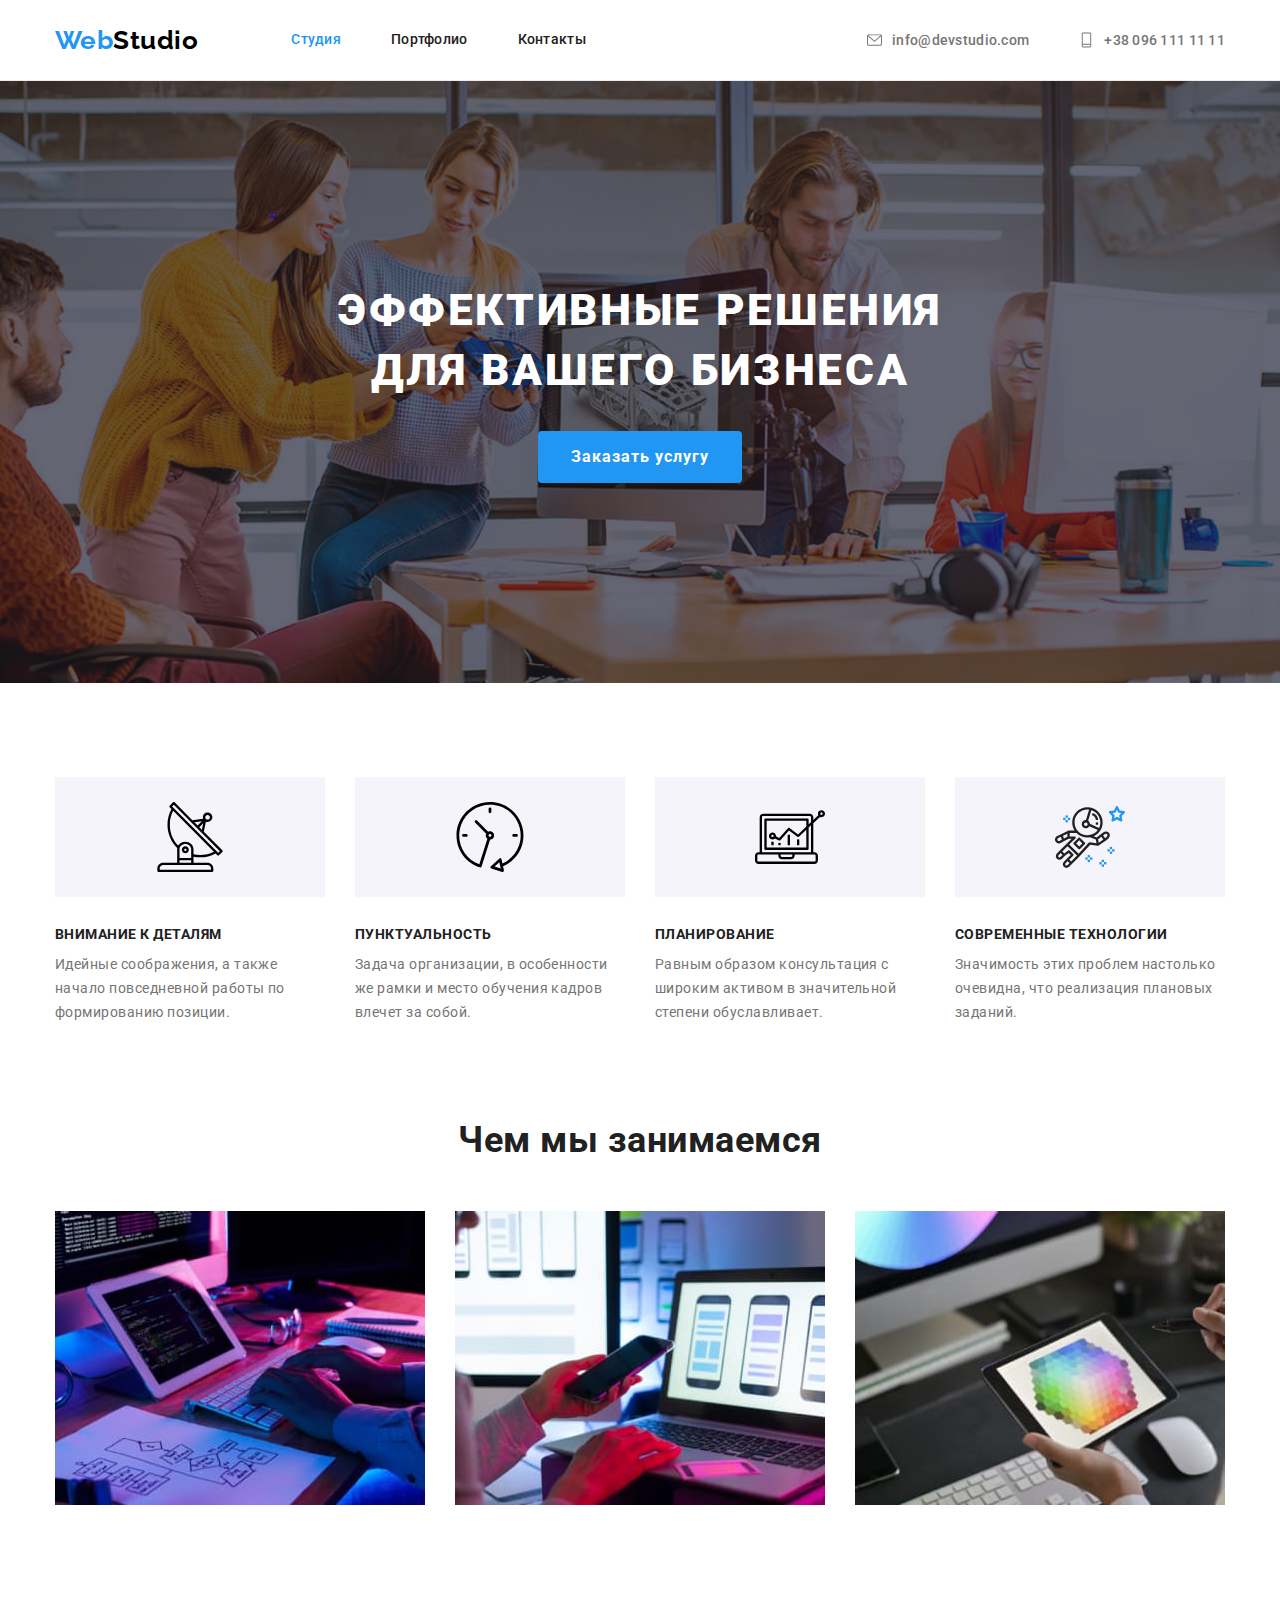
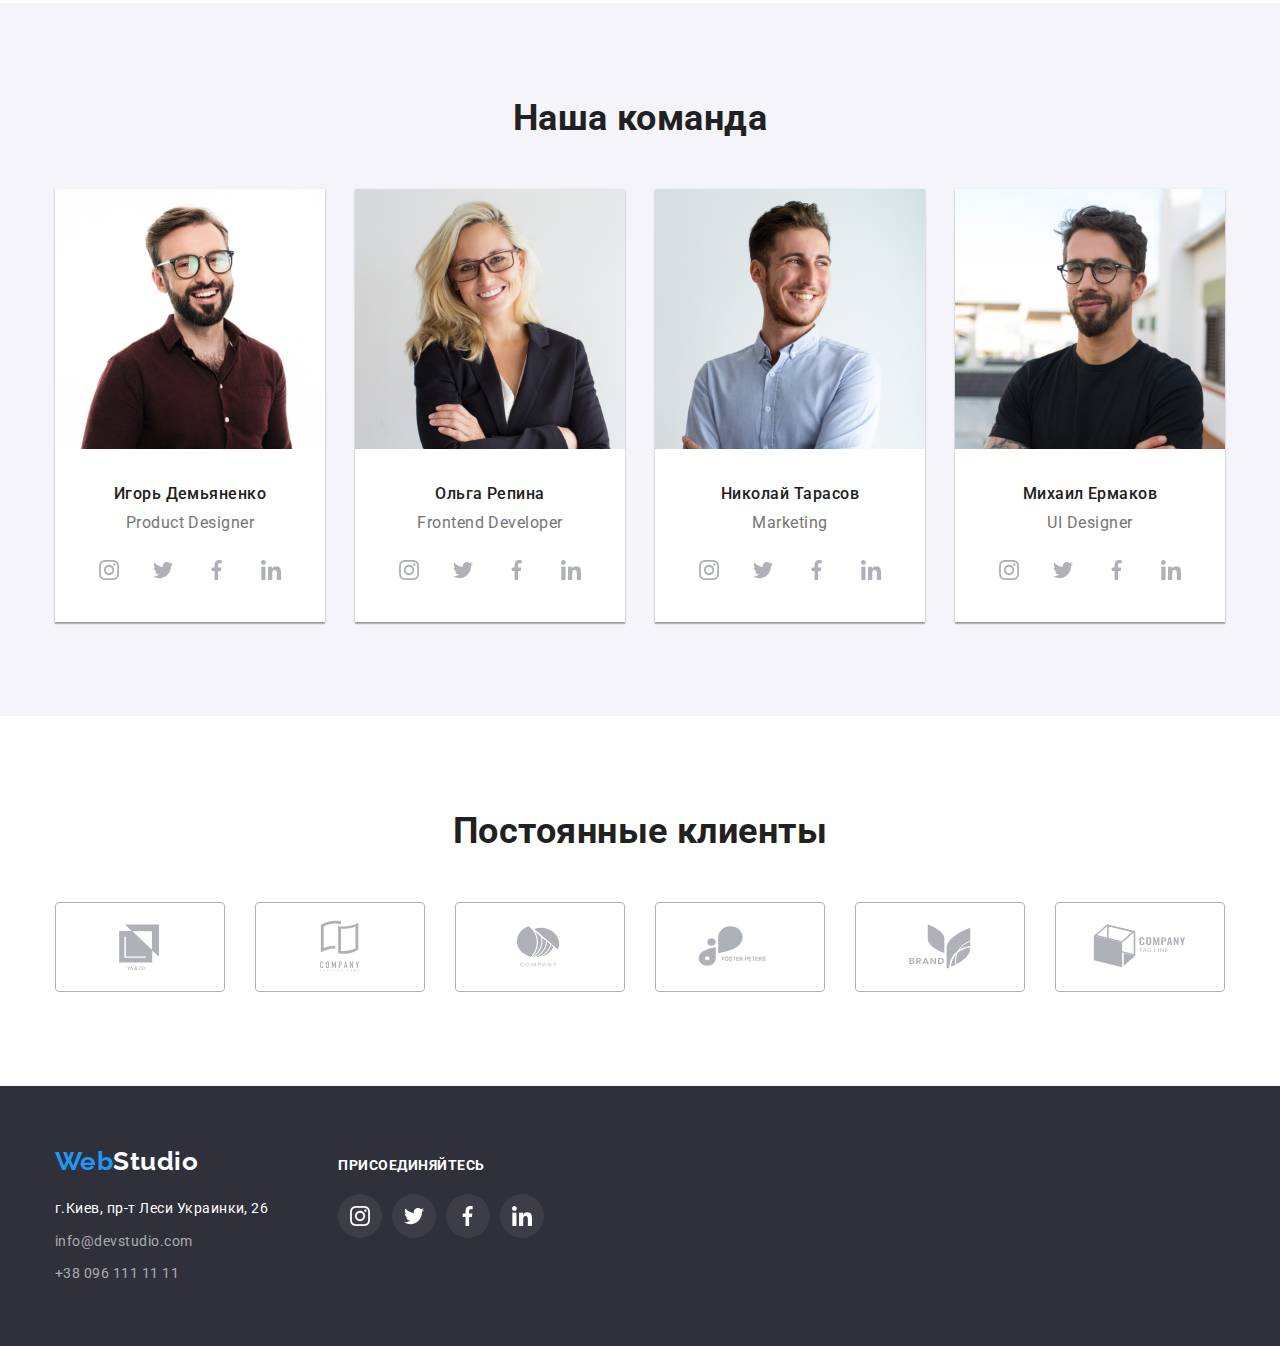
<file: index.html>
<!DOCTYPE html>
<html lang="ru">
  <head>
    <meta charset="UTF-8" />
    <meta http-equiv="X-UA-Compatible" content="IE=edge" />
    <meta name="viewport" content="width=device-width, initial-scale=1.0" />
    <title>Студия</title>
    <link rel="preconnect" href="https://fonts.googleapis.com" />
    <link rel="preconnect" href="https://fonts.gstatic.com" crossorigin />
    <link
      href="https://fonts.googleapis.com/css2?family=Raleway:wght@700&family=Roboto:wght@400;500;700;900&display=swap"
      rel="stylesheet"
    />
    <link
      rel="stylesheet"
      href="https://cdnjs.cloudflare.com/ajax/libs/modern-normalize/1.1.0/modern-normalize.min.css"
    />
    <link rel="stylesheet" href="./css/styles.css" />
  </head>

  <body>
    <!-- Шапка -->
    <header class="header">
      <div class="container nav-flex">
        <nav class="header-nav">
          <a class="logo link" href="./index.html">Web<span class="logo-black">Studio</span></a>
          <ul class="header-nav-list list">
            <li class="header-nav-item">
              <a class="header-nav-link link current" href="./index.html">Студия</a>
            </li>
            <li class="header-nav-item">
              <a class="header-nav-link link" href="./portfolio.html">Портфолио</a>
            </li>
            <li class="header-nav-item">
              <a class="header-nav-link link" href="">Контакты</a>
            </li>
          </ul>
        </nav>
        <ul class="header-contact-list list">
          <li class="header-contact-item">
            <a class="header-contact-link link" href="mailto:info@devstudio.com"
              ><svg class="contact-icon" width="15" height="16">
                <use href="./images/sprite/symbol-defs.svg#icon-mailto"></use>
              </svg>
              info@devstudio.com</a
            >
          </li>
          <li class="header-contact-item">
            <a class="header-contact-link link" href="tel:+380961111111"
              ><svg class="contact-icon" width="15" height="16">
                <use href="./images/sprite/symbol-defs.svg#icon-telefon"></use>
              </svg>
              +38 096 111 11 11</a
            >
          </li>
        </ul>
      </div>
    </header>
    <!-- Основной контент -->
    <main>
      <!-- Герой -->
      <section class="hero">
        <h1 class="hero-title">Эффективные решения для вашего бизнеса</h1>
        <button class="hero-btn" type="button">Заказать услугу</button>
      </section>
      <!-- Список преимуществ -->
      <section class="features-section">
        <div class="container">
          <!-- h2 Преимущества спрятать в css правильно -->
          <h2 hidden>Преимущества</h2>
          <ul class="features-list list">
            <li class="features-item">
              <div class="features-icon-fon">
                <svg class="features-icon" width="70" height="70">
                  <use href="./images/sprite/symbol-defs.svg#icon-sputnic"></use>
                </svg>
              </div>

              <h3 class="features-title">Внимание к деталям</h3>
              <p class="features-text">
                Идейные соображения, а также начало повседневной работы по формированию позиции.
              </p>
            </li>
            <li class="features-item">
              <div class="features-icon-fon">
                <svg class="features-icon" width="70" height="70">
                  <use href="./images/sprite/symbol-defs.svg#icon-times"></use>
                </svg>
              </div>

              <h3 class="features-title">Пунктуальность</h3>
              <p class="features-text">
                Задача организации, в особенности же рамки и место обучения кадров влечет за собой.
              </p>
            </li>
            <li class="features-item">
              <div class="features-icon-fon">
                <svg class="features-icon" width="70" height="70">
                  <use href="./images/sprite/symbol-defs.svg#icon-macbuk"></use>
                </svg>
              </div>

              <h3 class="features-title">Планирование</h3>
              <p class="features-text">
                Равным образом консультация с широким активом в значительной степени обуславливает.
              </p>
            </li>
            <li class="features-item">
              <div class="features-icon-fon">
                <svg class="features-icon" width="70" height="70">
                  <use href="./images/sprite/symbol-defs.svg#icon-ilonmask"></use>
                </svg>
              </div>

              <h3 class="features-title">Современные технологии</h3>
              <p class="features-text">
                Значимость этих проблем настолько очевидна, что реализация плановых заданий.
              </p>
            </li>
          </ul>
        </div>
      </section>
      <!-- Список занятий -->
      <section class="work-section">
        <div class="container">
          <h2 class="section-title">Чем мы занимаемся</h2>
          <ul class="work-list list">
            <li class="work-item">
              <img
                src="./images/Work/1.jpg"
                alt="сотрудник создает программу"
                width="370"
                height="294"
              />
            </li>
            <li class="work-item">
              <img
                src="./images/Work/2.jpg"
                alt="сотрудник создает мобильное приложение"
                width="370"
                height="294"
              />
            </li>
            <li class="work-item">
              <img
                src="./images/Work/3.jpg"
                alt="веб-дизайнер выбирает палитру"
                width="370"
                height="294"
              />
            </li>
          </ul>
        </div>
      </section>
      <!-- Команда -->
      <section class="team-section">
        <div class="container">
          <h2 class="section-title">Наша команда</h2>
          <ul class="team-list list">
            <li class="team-item">
              <img
                src="./images/Team/Designer.jpg"
                alt="фото Игоря Демьяненко"
                width="270"
                height="260"
              />
              <div class="team-workers">
                <h3 class="team-worker">Игорь Демьяненко</h3>
                <p class="team-profession" lang="en">Product Designer</p>
                <ul class="team-social-list list">
                  <li class="team-social-item">
                    <a class="team-social-link link" href="">
                      <svg class="team-social-icon" width="20" height="20">
                        <use href="./images/sprite/symbol-defs.svg#icon-instagram"></use>
                      </svg>
                    </a>
                  </li>

                  <li class="team-social-item">
                    <a class="team-social-link link" href="">
                      <svg class="team-social-icon" width="20" height="20">
                        <use href="./images/sprite/symbol-defs.svg#icon-twitter"></use>
                      </svg>
                    </a>
                  </li>

                  <li class="team-social-item">
                    <a class="team-social-link link" href="">
                      <svg class="team-social-icon" width="20" height="20">
                        <use href="./images/sprite/symbol-defs.svg#icon-facebook"></use>
                      </svg>
                    </a>
                  </li>

                  <li class="team-social-item">
                    <a class="team-social-link link" href="">
                      <svg class="team-social-icon" width="20" height="20">
                        <use href="./images/sprite/symbol-defs.svg#icon-linkedin"></use>
                      </svg>
                    </a>
                  </li>
                </ul>
              </div>
            </li>

            <li class="team-item">
              <img
                src="./images/Team/Frontend.jpg"
                alt="фото Ольги Репиной"
                width="270"
                height="260"
              />
              <div class="team-workers">
                <h3 class="team-worker">Ольга Репина</h3>
                <p class="team-profession" lang="en">Frontend Developer</p>
                <ul class="team-social-list list">
                  <li class="team-social-item">
                    <a class="team-social-link link" href="">
                      <svg class="team-social-icon" width="20" height="20">
                        <use href="./images/sprite/symbol-defs.svg#icon-instagram"></use>
                      </svg>
                    </a>
                  </li>

                  <li class="team-social-item">
                    <a class="team-social-link link" href="">
                      <svg class="team-social-icon" width="20" height="20">
                        <use href="./images/sprite/symbol-defs.svg#icon-twitter"></use>
                      </svg>
                    </a>
                  </li>

                  <li class="team-social-item">
                    <a class="team-social-link link" href="">
                      <svg class="team-social-icon" width="20" height="20">
                        <use href="./images/sprite/symbol-defs.svg#icon-facebook"></use>
                      </svg>
                    </a>
                  </li>

                  <li class="team-social-item">
                    <a class="team-social-link link" href="">
                      <svg class="team-social-icon" width="20" height="20">
                        <use href="./images/sprite/symbol-defs.svg#icon-linkedin"></use>
                      </svg>
                    </a>
                  </li>
                </ul>
              </div>
            </li>
            <li class="team-item">
              <img
                src="./images/Team/Marketing.jpg"
                alt="фото Николая Тарасова"
                width="270"
                height="260"
              />
              <div class="team-workers">
                <h3 class="team-worker">Николай Тарасов</h3>
                <p class="team-profession" lang="en">Marketing</p>
                <ul class="team-social-list list">
                  <li class="team-social-item">
                    <a class="team-social-link link" href="">
                      <svg class="team-social-icon" width="20" height="20">
                        <use href="./images/sprite/symbol-defs.svg#icon-instagram"></use>
                      </svg>
                    </a>
                  </li>

                  <li class="team-social-item">
                    <a class="team-social-link link" href="">
                      <svg class="team-social-icon" width="20" height="20">
                        <use href="./images/sprite/symbol-defs.svg#icon-twitter"></use>
                      </svg>
                    </a>
                  </li>

                  <li class="team-social-item">
                    <a class="team-social-link link" href="">
                      <svg class="team-social-icon" width="20" height="20">
                        <use href="./images/sprite/symbol-defs.svg#icon-facebook"></use>
                      </svg>
                    </a>
                  </li>

                  <li class="team-social-item">
                    <a class="team-social-link link" href="">
                      <svg class="team-social-icon" width="20" height="20">
                        <use href="./images/sprite/symbol-defs.svg#icon-linkedin"></use>
                      </svg>
                    </a>
                  </li>
                </ul>
              </div>
            </li>
            <li class="team-item">
              <img
                src="./images/Team/UI.jpg"
                alt="фото Михаила Ермакова"
                width="270"
                height="260"
              />
              <div class="team-workers">
                <h3 class="team-worker">Михаил Ермаков</h3>
                <p class="team-profession" lang="en">UI Designer</p>
                <ul class="team-social-list list">
                  <li class="team-social-item">
                    <a class="team-social-link link" href="">
                      <svg class="team-social-icon" width="20" height="20">
                        <use href="./images/sprite/symbol-defs.svg#icon-instagram"></use>
                      </svg>
                    </a>
                  </li>

                  <li class="team-social-item">
                    <a class="team-social-link link" href="">
                      <svg class="team-social-icon" width="20" height="20">
                        <use href="./images/sprite/symbol-defs.svg#icon-twitter"></use>
                      </svg>
                    </a>
                  </li>

                  <li class="team-social-item">
                    <a class="team-social-link link" href="">
                      <svg class="team-social-icon" width="20" height="20">
                        <use href="./images/sprite/symbol-defs.svg#icon-facebook"></use>
                      </svg>
                    </a>
                  </li>

                  <li class="team-social-item">
                    <a class="team-social-link link" href="">
                      <svg class="team-social-icon" width="20" height="20">
                        <use href="./images/sprite/symbol-defs.svg#icon-linkedin"></use>
                      </svg>
                    </a>
                  </li>
                </ul>
              </div>
            </li>
          </ul>
        </div>
      </section>
      <!-- Клиенты -->
      <section class="client-section">
        <div class="container">
          <h2 class="client-title">Постоянные клиенты</h2>
          <ul class="client-list list">
            <li class="client-item">
              <a class="client-link link" href="">
                <svg class="client-icon" width="106" height="60">
                  <use href="./images/sprite/Logo.svg#icon-Logo-1"></use>
                </svg>
              </a>
            </li>

            <li class="client-item">
              <a class="client-link link" href="">
                <svg class="client-icon" width="106" height="60">
                  <use href="./images/sprite/Logo.svg#icon-Logo-2"></use>
                </svg>
              </a>
            </li>

            <li class="client-item">
              <a class="client-link link" href="">
                <svg class="client-icon" width="106" height="60">
                  <use href="./images/sprite/Logo.svg#icon-Logo-3"></use>
                </svg>
              </a>
            </li>

            <li class="client-item">
              <a class="client-link link" href="">
                <svg class="client-icon" width="106" height="60">
                  <use href="./images/sprite/Logo.svg#icon-Logo-4"></use>
                </svg>
              </a>
            </li>

            <li class="client-item">
              <a class="client-link link" href="">
                <svg class="client-icon" width="106" height="60">
                  <use href="./images/sprite/Logo.svg#icon-Logo-5"></use>
                </svg>
              </a>
            </li>

            <li class="client-item">
              <a class="client-link link" href="">
                <svg class="client-icon" width="106" height="60">
                  <use href="./images/sprite/Logo.svg#icon-Logo-6"></use>
                </svg>
              </a>
            </li>
          </ul>
        </div>
      </section>
    </main>
    <!-- Подвал -->
    <footer class="footer">
      <div class="container">
        <div class="footer-contacts-flex">
          <a class="logo link" href="./index.html">Web<span class="logo-white">Studio</span> </a>
          <!-- Список контактов -->
          <address class="footer-contact">
            <ul class="footer-contact-list list">
              <li class="footer-contact-item">
                <a
                  class="footer-contact-link address link"
                  href="https://goo.gl/maps/CdvJLRiEL6Q8Smko8"
                  target="_blank"
                  rel="noreferrer noopener"
                  >г.Киев, пр-т Леси Украинки, 26</a
                >
              </li>
              <li class="footer-contact-item">
                <a class="footer-contact-link link" href="mailto:info@devstudio.com"
                  >info@devstudio.com</a
                >
              </li>
              <li class="footer-contact-item">
                <a class="footer-contact-link link" href="tel:+380961111111">+38 096 111 11 11</a>
              </li>
            </ul>
          </address>
        </div>
        <div class="footer-social-flex">
          <p class="footer-social-text">Присоединяйтесь</p>
          <ul class="footer-social-list list">
            <li class="footer-social-item">
              <a class="footer-social-link" href="">
                <svg class="footer-social-icon" width="20" height="20">
                  <use href="./images/sprite/symbol-defs.svg#icon-instagram"></use>
                </svg>
              </a>
            </li>

            <li class="footer-social-item">
              <a class="footer-social-link" href="">
                <svg class="footer-social-icon" width="20" height="20">
                  <use href="./images/sprite/symbol-defs.svg#icon-twitter"></use>
                </svg>
              </a>
            </li>

            <li class="footer-social-item">
              <a class="footer-social-link" href="">
                <svg class="footer-social-icon" width="20" height="20">
                  <use href="./images/sprite/symbol-defs.svg#icon-facebook"></use>
                </svg>
              </a>
            </li>

            <li class="footer-social-item">
              <a class="footer-social-link" href="">
                <svg class="footer-social-icon" width="20" height="20">
                  <use href="./images/sprite/symbol-defs.svg#icon-linkedin"></use>
                </svg>
              </a>
            </li>
          </ul>
        </div>
      </div>
    </footer>
  </body>
</html>
</file>
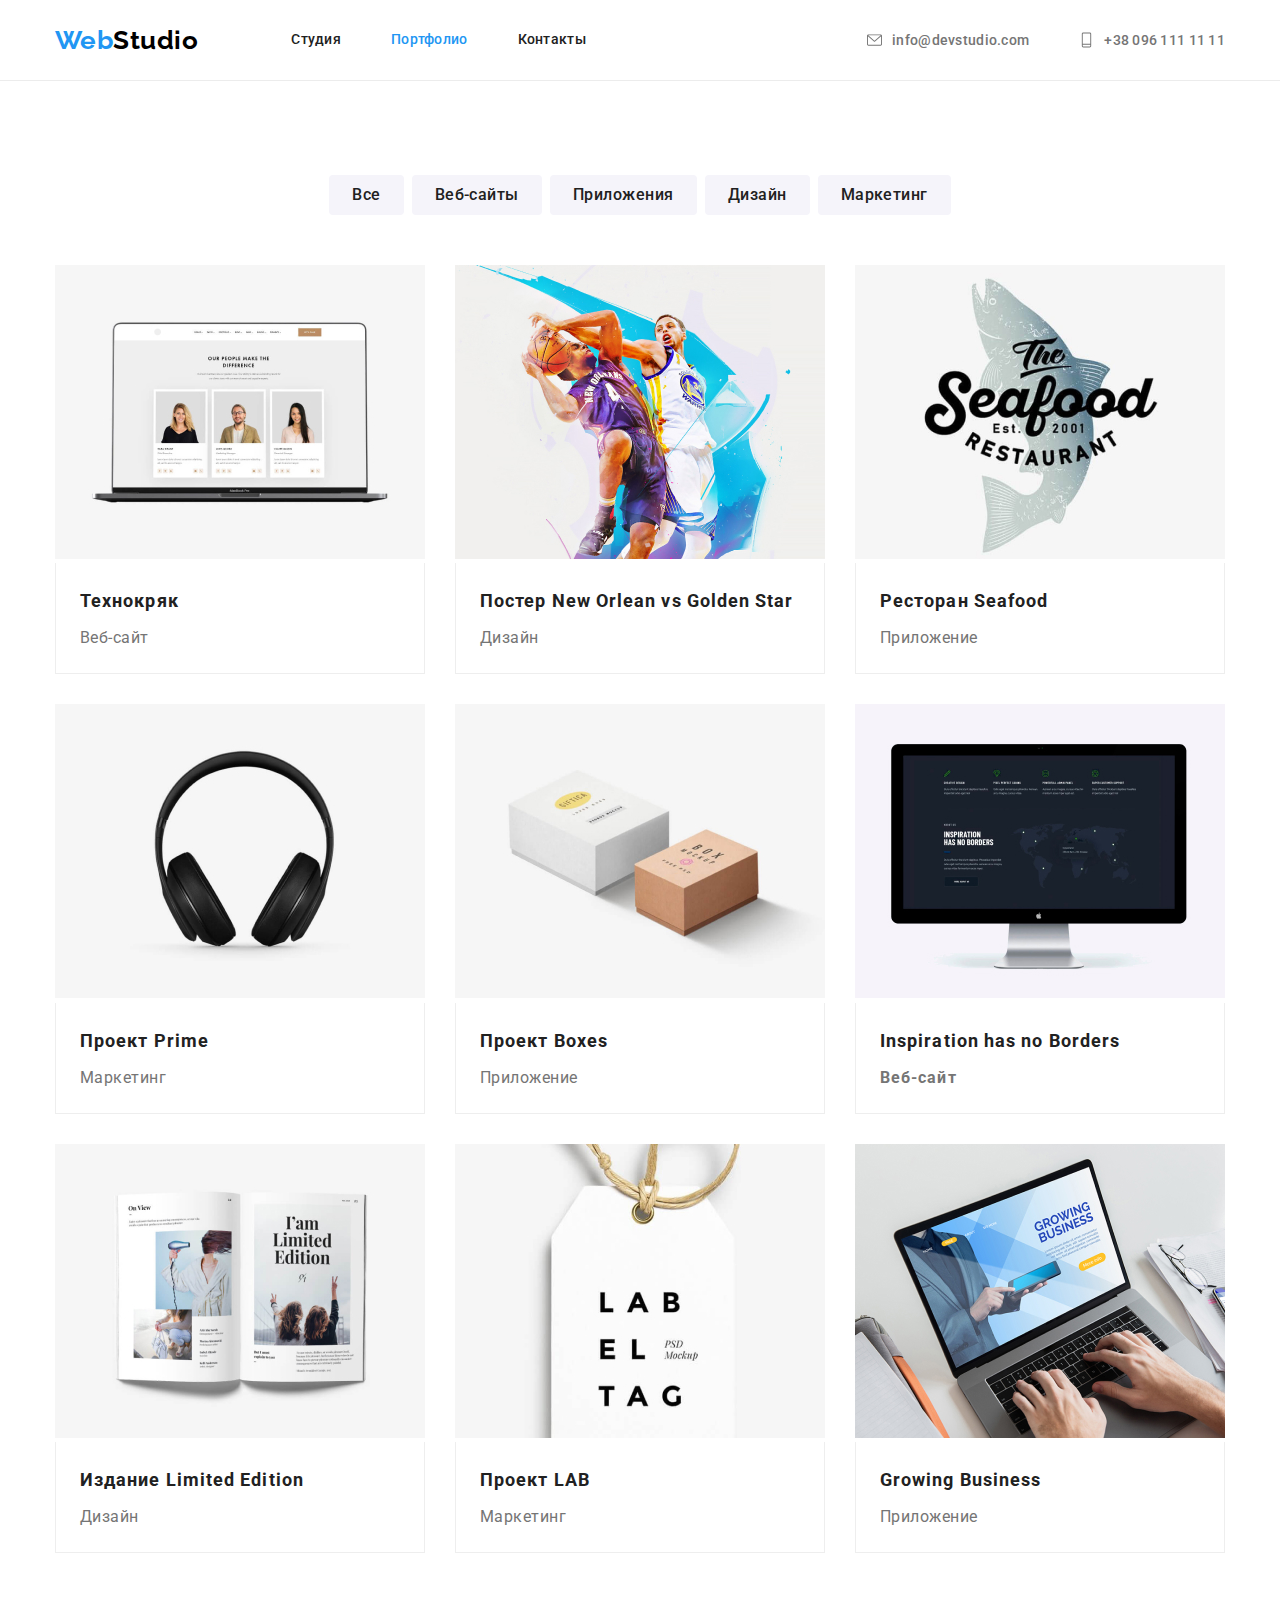
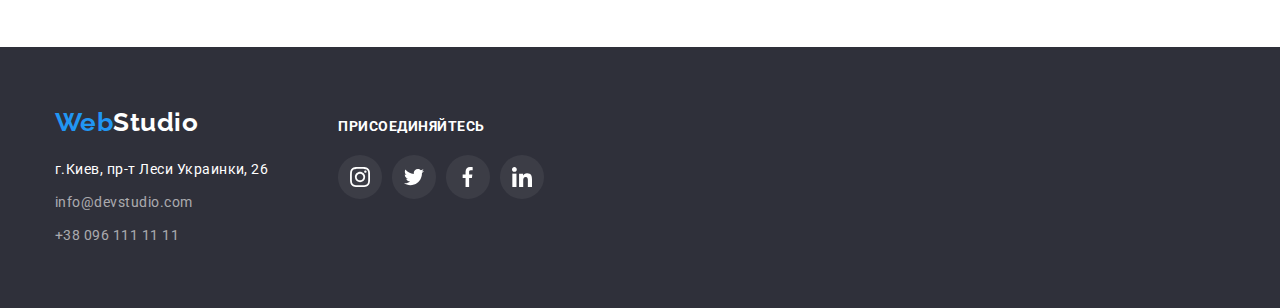
<file: portfolio.html>
<!DOCTYPE html>
<html lang="ru">
  <head>
    <meta charset="UTF-8" />
    <meta http-equiv="X-UA-Compatible" content="IE=edge" />
    <meta name="viewport" content="width=device-width, initial-scale=1.0" />
    <title>Портфолио</title>
    <link rel="preconnect" href="https://fonts.googleapis.com" />
    <link rel="preconnect" href="https://fonts.gstatic.com" crossorigin />
    <link
      href="https://fonts.googleapis.com/css2?family=Raleway:wght@700&family=Roboto:wght@400;500;700;900&display=swap"
      rel="stylesheet"
    />
    <link rel="stylesheet" href="https://cdnjs.cloudflare.com/ajax/libs/modern-normalize/1.1.0/modern-normalize.min.css">
    <link rel="stylesheet" href="./css/styles.css" />
  </head>
  <body>
    <!-- Шапка -->
    <header class="header">
      <div class="container nav-flex">
        <nav class="header-nav">
          <a class="logo link" href="./index.html"
            >Web<span class="logo-black">Studio</span></a
          >
          <ul class="header-nav-list list">
            <li class="header-nav-item">
              <a class="header-nav-link link " href="./index.html"
                >Студия</a
              >
            </li>
            <li class="header-nav-item">
              <a class="header-nav-link link current" href="./portfolio.html"
                >Портфолио</a
              >
            </li>
            <li class="header-nav-item">
              <a class="header-nav-link link" href="">Контакты</a>
            </li>
          </ul>
        </nav>
        <ul class="header-contact-list list">
          <li class="header-contact-item">
            <a class="header-contact-link link" href="mailto:info@devstudio.com">
              <svg class="contact-icon" width="15" height="16">
                <use href="./images/sprite/symbol-defs.svg#icon-mailto"></use>
              </svg>
              info@devstudio.com</a
            >
          </li>
          <li class="header-contact-item">
            <a class="header-contact-link link" href="tel:+380961111111"
              >
              <svg class="contact-icon" width="15" height="16">
                <use href="./images/sprite/symbol-defs.svg#icon-telefon"></use>
              </svg>
              +38 096 111 11 11</a
            >
          </li>
        </ul>
      </div>
    </header>   
    <!-- Основной контент -->
    <main>
      
      <section class="portfolio-section">
        <div class="container">
          <h1 hidden>Примеры работ</h1>
          <ul class="portfolio-btn-list list">
            <li class="portfolio-btn-item">
              <button class="portfolio-btn" type="button">Все</button>
            </li>
            <li class="portfolio-btn-item">
              <button class="portfolio-btn" type="button">Веб-сайты</button>
            </li>
            <li class="portfolio-btn-item">
              <button class="portfolio-btn" type="button">Приложения</button>
            </li>
            <li class="portfolio-btn-item">
              <button class="portfolio-btn" type="button">Дизайн</button>
            </li>
            <li class="portfolio-btn-item">
              <button class="portfolio-btn" type="button">Маркетинг</button>
            </li>
          </ul>
        </div>
        <div class="container">
          <ul class="portfolio-list list">
            <li class="portfolio-item">
              <a href="./portfolio.html" class="portfolio-href" >
              <img class="portfolio-img"
                src="./images/portfolio/website.jpg"
                alt="открытый ноутбук с сайтом Технокряк"
                width="370"
                height="294"
              />
              <div class="portfolio-border">
                <h2 class="portfolio-list-title">Технокряк</h2>
                <p class="portfolio-list-text">Веб-сайт</p>
              </div>
              </a>
            </li>
           
            <li class="portfolio-item">
              <a href="./portfolio.html" class="portfolio-href" >
              <img class="portfolio-img"
                src="./images/portfolio/basketball.jpg"
                alt="парни играют в баскетбол"
                width="370"
                height="294"
              />
              <div class="portfolio-border">
                <h2 class="portfolio-list-title">
                  Постер <span lang="en">New Orlean vs Golden Star</span> 
                </h2>
                <p class="portfolio-list-text">Дизайн</p>
              </div>
              </a>
            </li>
            <li class="portfolio-item">
              <a href="./portfolio.html" class="portfolio-href">
              <img class="portfolio-img"
                src="./images/portfolio/Application.jpg"
                alt="логотип ресторана Seafood"
                width="370"
                height="294"
              />
              <div class="portfolio-border">
                <h2 class="portfolio-list-title">Ресторан <span lang="en">Seafood</span></h2>
                <p class="portfolio-list-text">Приложение</p>
              </div>
               </a>
            </li>
            <li class="portfolio-item">
               <a href="./portfolio.html" class="portfolio-href">
              <img class="portfolio-img"
                src="./images/portfolio/headphones.jpg"
                alt="наушники"
                width="370"
                height="294"
              />
              <div class="portfolio-border">
                <h2 class="portfolio-list-title">Проект <span lang="en">Prime</span></h2>
                <p class="portfolio-list-text">Маркетинг</p>
              </div>
               </a>
            </li>
            <li class="portfolio-item">
               <a href="./portfolio.html" class="portfolio-href">
              <img class="portfolio-img"
                src="./images/portfolio/box.jpg"
                alt="две коробки"
                width="370"
                height="294"
              />
              <div class="portfolio-border">
                <h2 class="portfolio-list-title">Проект <span lang="en">Boxes</span></h2>
                <p class="portfolio-list-text">Приложение</p>
              </div>
                 </a>
            </li>
            <li class="portfolio-item">
                   <a href="./portfolio.html" class="portfolio-href">
              <img class="portfolio-img"
                src="./images/portfolio/Letbuk.jpg"
                alt="компьютерный монитор"
                width="370"
                height="294"
              />
              <div class="portfolio-border">
                <h2 class="portfolio-list-title"><span lang="en">Inspiration has no Borders</span</h2>
                <p class="portfolio-list-text">Веб-сайт</p>
              </div>
              </a>
            </li>
            <li class="portfolio-item">
              <a href="./portfolio.html" class="portfolio-href">
              <img class="portfolio-img"
                src="./images/portfolio/newspaper.jpg"
                alt="открытый журнал"
                width="370"
                height="294"
              />
              <div class="portfolio-border">
                <h2 class="portfolio-list-title">Издание <span lang="en">Limited Edition</span></h2>
                <p class="portfolio-list-text">Дизайн</p>
              </div>
                </a>
            </li>
            <li class="portfolio-item">
              <a href="./portfolio.html" class="portfolio-href">
              <img class="portfolio-img"
                src="./images/portfolio/price-list.jpg"
                alt="этикетка LAB"
                width="370"
                height="294"
              />
              
              <div class="portfolio-border">
                <h2 class="portfolio-list-title">Проект <span lang="en">LAB</span></h2>
                <p class="portfolio-list-text">Маркетинг</p>
              </div>
                 </a>
            </li>
            <li class="portfolio-item border">
              <a href="./portfolio.html" class="portfolio-href">
              <img class="portfolio-img"
                src="./images/portfolio/laptop.jpg"
                alt="человек работает на макбуке"
                width="370"
                height="294"
              />
              <div class="portfolio-border">
                <h2 class="portfolio-list-title"><span lang="en">Growing Business</span></h2>
                <p class="portfolio-list-text">Приложение</p>
              </div>
              </a>
            </li>
          </ul>
        </div>
        <!-- <div class="portfolio-bottom">
          <h2 hidden>Костыль для выравнивания блоков секции, чтобы он не заезжал на футер, когда будет добавлен фон</h2>
        </div> -->
      </section>
    </main>
    <!-- Подвал -->
    <footer class="footer">
      <div class="container">
        <div class="footer-contacts-flex">
          <a class="logo link" href="./index.html">Web<span class="logo-white">Studio</span> </a>
          <!-- Список контактов -->
          <address class="footer-contact">
            <ul class="footer-contact-list list">
              <li class="footer-contact-item">
                <a
                  class="footer-contact-link address link"
                  href="https://goo.gl/maps/CdvJLRiEL6Q8Smko8"
                  target="_blank"
                  rel="noreferrer noopener"
                  >г.Киев, пр-т Леси Украинки, 26</a
                >
              </li>
              <li class="footer-contact-item">
                <a class="footer-contact-link link" href="mailto:info@devstudio.com"
                  >info@devstudio.com</a
                >
              </li>
              <li class="footer-contact-item">
                <a class="footer-contact-link link" href="tel:+380961111111">+38 096 111 11 11</a>
              </li>
            </ul>
          </address>
        </div>
        <div class="footer-social-flex">
          <p class="footer-social-text">Присоединяйтесь</p>
          <ul class="footer-social-list list">
            <li class="footer-social-item">
              <a class="footer-social-link" href="">
                <svg class="footer-social-icon" width="20" height="20">
                  <use href="./images/sprite/symbol-defs.svg#icon-instagram"></use>
                </svg>
              </a>
            </li>

            <li class="footer-social-item">
              <a class="footer-social-link" href="">
                <svg class="footer-social-icon" width="20" height="20">
                  <use href="./images/sprite/symbol-defs.svg#icon-twitter"></use>
                </svg>
              </a>
            </li>

            <li class="footer-social-item">
              <a class="footer-social-link" href="">
                <svg class="footer-social-icon" width="20" height="20">
                  <use href="./images/sprite/symbol-defs.svg#icon-facebook"></use>
                </svg>
              </a>
            </li>

            <li class="footer-social-item">
              <a class="footer-social-link" href="">
                <svg class="footer-social-icon" width="20" height="20">
                  <use href="./images/sprite/symbol-defs.svg#icon-linkedin"></use>
                </svg>
              </a>
            </li>
          </ul>
        </div>
      </div>
    </footer>
  </body>
</html>
</file>
<file: css/styles.css>
:root {
  --primary-text-color: #212121;
  --secondary-text-color: #757575;
  --white-text-color: #ffffff;
  --accent-color: #2196f3;
  --black-logo-color: #000000;
  --footer-text-color: rgba(255, 255, 255, 0.6);
  --white-background-color: #ffffff;
  --hero-background-color: #2f303a;
  --team-background-color: #f5f4fa;
}

body {
  font-family: "Roboto", sans-serif;
  letter-spacing: 0.03em;
  background-color: var(--white-background-color);
  color: var(--primary-text-color);
}


/* убираем точки списков */
.list {
  list-style: none;
}


/* убираем подчеркивание ссылок */
.link {
  text-decoration: none;
}

/* глобальный сброс margin, padding */
h1,
h2,
h3,
h4,
h5,
h6,
p,
ul {
  margin: 0;
  padding: 0;
}

.container {
  width: 1200px;
  margin-left: auto;
  margin-right: auto;
  padding-left: 15px;
  padding-right: 15px;
}

.logo {
  font-family: "Raleway", sans-serif;
  font-weight: 700;
  font-size: 26px;
  line-height: 1.19;
  color: var(--accent-color);
  align-items: center;
  text-align: center;
}

.section-title {
  font-weight: 700;
  font-size: 36px;
  line-height: 1.17;
  text-align: center;
  color: var(--primary-text-color);
}

.features-icon-fon {
  display: flex;
  width: 270px;
  height: 120px;
  align-items: center;
  justify-content: center;
  flex-direction: column;
  margin-bottom: 30px;

  background-color: var(--team-background-color);
}

.footer-contact-link {
  font-style: normal;
  font-size: 14px;
  line-height: 1.71;
  color: var(--footer-text-color);
}

.footer-contact-link:hover,
.footer-contact-link:focus {
  color: var(--accent-color);
}

/* ------------ШАПКА-------------- */

.header {
  border-bottom: 1px solid #ececec;
}

.nav-flex {
  display: flex;
  align-items: center;
}

.header-nav {
  display: flex;
  align-items: center;
}

.logo-black {
  color: var(--black-logo-color);
}

.header-nav-list {
  display: flex;
  margin-left: 93px;
}

.header-nav-item:not(:last-child) {
  margin-right: 50px;
}

.header-nav-link {
  display: block;
  padding-top: 32px;
  padding-bottom: 32px;

  font-weight: 500;
  font-size: 14px;
  line-height: 1.14;
  letter-spacing: 0.02em;
  color: var(--primary-text-color);
}

.header-contact-list {
  display: flex;
  margin-left: auto;
}

.header-contact-item+.header-contact-item {
  margin-left: 50px;
}

.header-contact-link {
  display: inline-flex;
  padding: 32px 0px 32px;
  color: var(--secondary-text-color);
  align-items: center;

  font-weight: 500;
  font-size: 14px;
  line-height: 16px;
  letter-spacing: 0.02em;
  color: var(--secondary-text-color);
}

.contact-icon {
  margin-right: 10px;
  fill: currentColor;
}

.header-nav-link:hover,
.header-nav-link:focus,
.header-contact-link:hover,
.header-contact-link:focus {
  color: var(--accent-color);
}

.header-nav-link.current {
  color: var(--accent-color);
}

/* ------------ГЕРОЙ-------------- */

.hero {
  padding-top: 200px;
  padding-bottom: 200px;

  max-width: 1600px;
  min-height: 600px;
  margin-left: auto;
  margin-right: auto;

  background-image: linear-gradient(to right,
      rgba(47, 48, 58, 0.4),
      rgba(47, 48, 58, 0.4)),
    url(../images/Img.jpg);
  background-color: var(--hero-background-color);
  background-repeat: no-repeat;
  background-position: center;
  background-size: cover;

  text-align: center;
}

.hero-title {
  margin-bottom: 30px;
  margin-left: auto;
  margin-right: auto;
  max-width: 696px;

  font-weight: 900;
  font-size: 44px;
  line-height: 1.36;
  letter-spacing: 0.06em;
  text-transform: uppercase;
  color: var(--white-text-color);
}

.hero-btn {
  display: inline-block;
  min-width: 200px;
  border-radius: 4px;
  border: 1px solid transparent;
  padding: 10px 32px;

  background-color: var(--accent-color);
  color: var(--white-text-color);

  font-family: "Roboto", sans-serif;
  font-weight: 700;
  font-size: 16px;
  line-height: 1.88;
  align-items: center;
  text-align: center;
  letter-spacing: 0.06em;
  cursor: pointer;
}

.hero-btn:focus {
  background-color: var(--white-text-color);
  color: var(--accent-color);
}

/* ------------ПРЕИМУЩЕСТВА-------------- */

.features-section {
  padding-top: 94px;
  padding-bottom: 94px;
}

.features-list {
  display: flex;
}

.features-item:not(:last-child) {
  margin-right: 30px;
  max-width: 270px;
}

.features-icon {
  align-items: center;
}

.features-title {
  margin-bottom: 10px;

  font-weight: 700;
  font-size: 14px;
  line-height: 1.14;
  text-transform: uppercase;
}

.features-text {
  font-size: 14px;
  line-height: 1.71;

  color: var(--secondary-text-color);
}

/* ------------СПИСОК ЗАНЯТИЙ-------------- */
.work-section {
  padding-bottom: 94px;
}

.work-list {
  display: flex;
}

.work-item:not(:last-child) {
  margin-right: 30px;
}

.section-title {
  margin-bottom: 50px;
}

/* ----------------КОМАНДА----------------- */

.team-section {
  padding-top: 94px;
  padding-bottom: 94px;

  background-color: var(--team-background-color);
}

.team-list {
  display: flex;
}

.team-item {
  box-shadow: 0px 1px 3px rgba(0, 0, 0, 0.12), 0px 1px 1px rgba(0, 0, 0, 0.14),
    0px 2px 1px rgba(0, 0, 0, 0.2);
  background-color: var(--white-background-color);
}

.team-item:not(:last-child) {
  margin-right: 30px;
}

.team-workers {
  padding: 30px 32px;
}

.team-worker {
  font-weight: 500;
  font-size: 16px;
  line-height: 1.19;
  text-align: center;
}

.team-profession {
  margin-top: 10px;

  font-size: 16px;
  line-height: 1.19;
  text-align: center;
  color: var(--secondary-text-color);
}

.team-social-list {
  display: flex;
  margin-top: 16px;
  list-style: none;
  justify-content: space-between;
  align-items: center;
}

.team-social-item {
  width: 44px;
  height: 44px;
}

.team-social-link {
  width: 44px;
  height: 44px;
  display: block;
  border-radius: 50%;
  color: #afb1b8;
}

.team-social-link:hover,
.team-social-link:focus {
  color: var(--white-background-color);
  background-color: var(--accent-color);
}

.team-social-icon {
  margin: 12px 0px 0px 12px;
  fill: currentColor;
}

/* ---------------КЛИЕНТЫ---------------- */
.client-section {
  padding-top: 94px;
  padding-bottom: 94px;
}

.client-title {
  margin-bottom: 50px;

  font-weight: 700;
  font-size: 36px;
  line-height: 1.17;
  text-align: center;
}

.client-list {
  display: flex;
  padding: 0;
  margin: 0;
  list-style: none;
  justify-content: space-between;
  align-items: center;
}

.client-item {
  width: 170px;
  height: 90px;
}

.client-item:not(:last-child) {
  margin-right: 30px;
}

.client-link {
  width: 170px;
  height: 90px;
  padding: 16px 32px;
  display: flex;
  align-content: center;
  align-items: center;
  border-radius: 4px;
  border: 1px solid #afb1b8;
  color: #afb1b8;
  background-color: var(--white-background-color);
 
}

.client-link:hover,
.client-link:focus {
  color: var(--accent-color);
  border-color: var(--accent-color);
}

.client-icon {
  fill: currentColor;
}

.client-item:hover,
.client-item:focus {
  color: var(--accent-color);
  border-color: var(--accent-color);
}

/* ----------------ПОДВАЛ----------------- */

.footer {
  padding-top: 60px;
  padding-bottom: 60px;
  background-color: var(--hero-background-color);
}

.footer .container {
  display: flex;
  align-items: baseline;
}

.footer-social-text {
  margin-bottom: 20px;
  font-weight: 700;
  font-size: 14px;
  line-height: 1.14;
  text-transform: uppercase;
  color: var(--white-text-color);
}

.footer-social-flex {
  margin-left: 70px;
  width: 206px;
}

.footer-social-list {
  display: flex;
  padding: 0;
  margin-top: 0;
  list-style: none;
  justify-content: space-between;
  align-items: center;
}

.footer-social-item {
  width: 44px;
  height: 44px;
}

.footer-social-link {
  width: 44px;
  height: 44px;
  display: block;
  border-radius: 50%;
  color: var(--white-background-color);
  background-color: #ffffff10;
}

.footer-social-link:hover,
.footer-social-link:focus {
  color: var(--team-background-color);
  background-color: var(--accent-color);
}

.footer-social-icon {
  margin: 12px 0px 0px 12px;
  fill: currentColor;
}

.logo-white {
  color: var(--white-text-color);
}

.footer-contact {
  margin-top: 20px;
}

.footer-contact-link.address {
  color: var(--white-text-color);
}

.footer-contact-item,
.footer-contact-item {
  margin-top: 9px;
}

/* ---------------------------------------------- */
/* --------------------ПОРТФОЛИО----------------- */
/* ---------------------------------------------- */

.portfolio-section {
  padding-top: 94px;
  padding-bottom: 94px;
}

.portfolio-btn-list {
  display: flex;
  justify-content: center;
  margin-bottom: 50px;
}

.portfolio-btn-item:not(:last-child) {
  margin-right: 8px;
}

.portfolio-btn {
  display: inline-block;
  min-width: 73px;
  border-radius: 4px;
  border: 1px solid transparent;
  padding: 6px 22px;

  font-family: "Roboto", sans-serif;
  font-weight: 500;
  font-size: 16px;
  line-height: 1.63;
  letter-spacing: 0.03em;
  text-align: center;
  background-color: var(--team-background-color);
  color: var(--primary-text-color);
  cursor: pointer;
}

.portfolio-btn:hover,
.portfolio-btn:focus {
  background-color: var(--accent-color);
  color: var(--white-text-color);
  box-shadow: 0px 3px 1px rgba(0, 0, 0, 0.1), 0px 1px 2px rgba(0, 0, 0, 0.08),
    0px 2px 2px rgba(0, 0, 0, 0.12);
}

.portfolio-list {
  display: flex;
  flex-wrap: wrap;
  margin: -15px;
}
.portfolio-item {
  margin: 15px;
}
.portfolio-href {
  display: block;
  text-decoration: none;
}

}
.portfolio-img {
  display: block;
  width: 100%;
  height: auto;
}
.portfolio-href:hover,
.portfolio-href:focus {
  box-shadow: 0px 3px 1px rgba(0, 0, 0, 0.1), 0px 1px 2px rgba(0, 0, 0, 0.08),
    0px 2px 2px rgba(0, 0, 0, 0.12);
}
.portfolio-border {
  border: 1px solid #eeeeee;
  border-top: transparent;
  padding: 20px 24px;
  color: var(--primary-text-color);
}

.portfolio-list-title {
  font-weight: 700;
  font-size: 18px;
  line-height: 2;
  letter-spacing: 0.06em;
}

.portfolio-list-text {
  margin-top: 4px;
  font-size: 16px;
  line-height: 1.87;
  color: var(--secondary-text-color);
}
</file>
